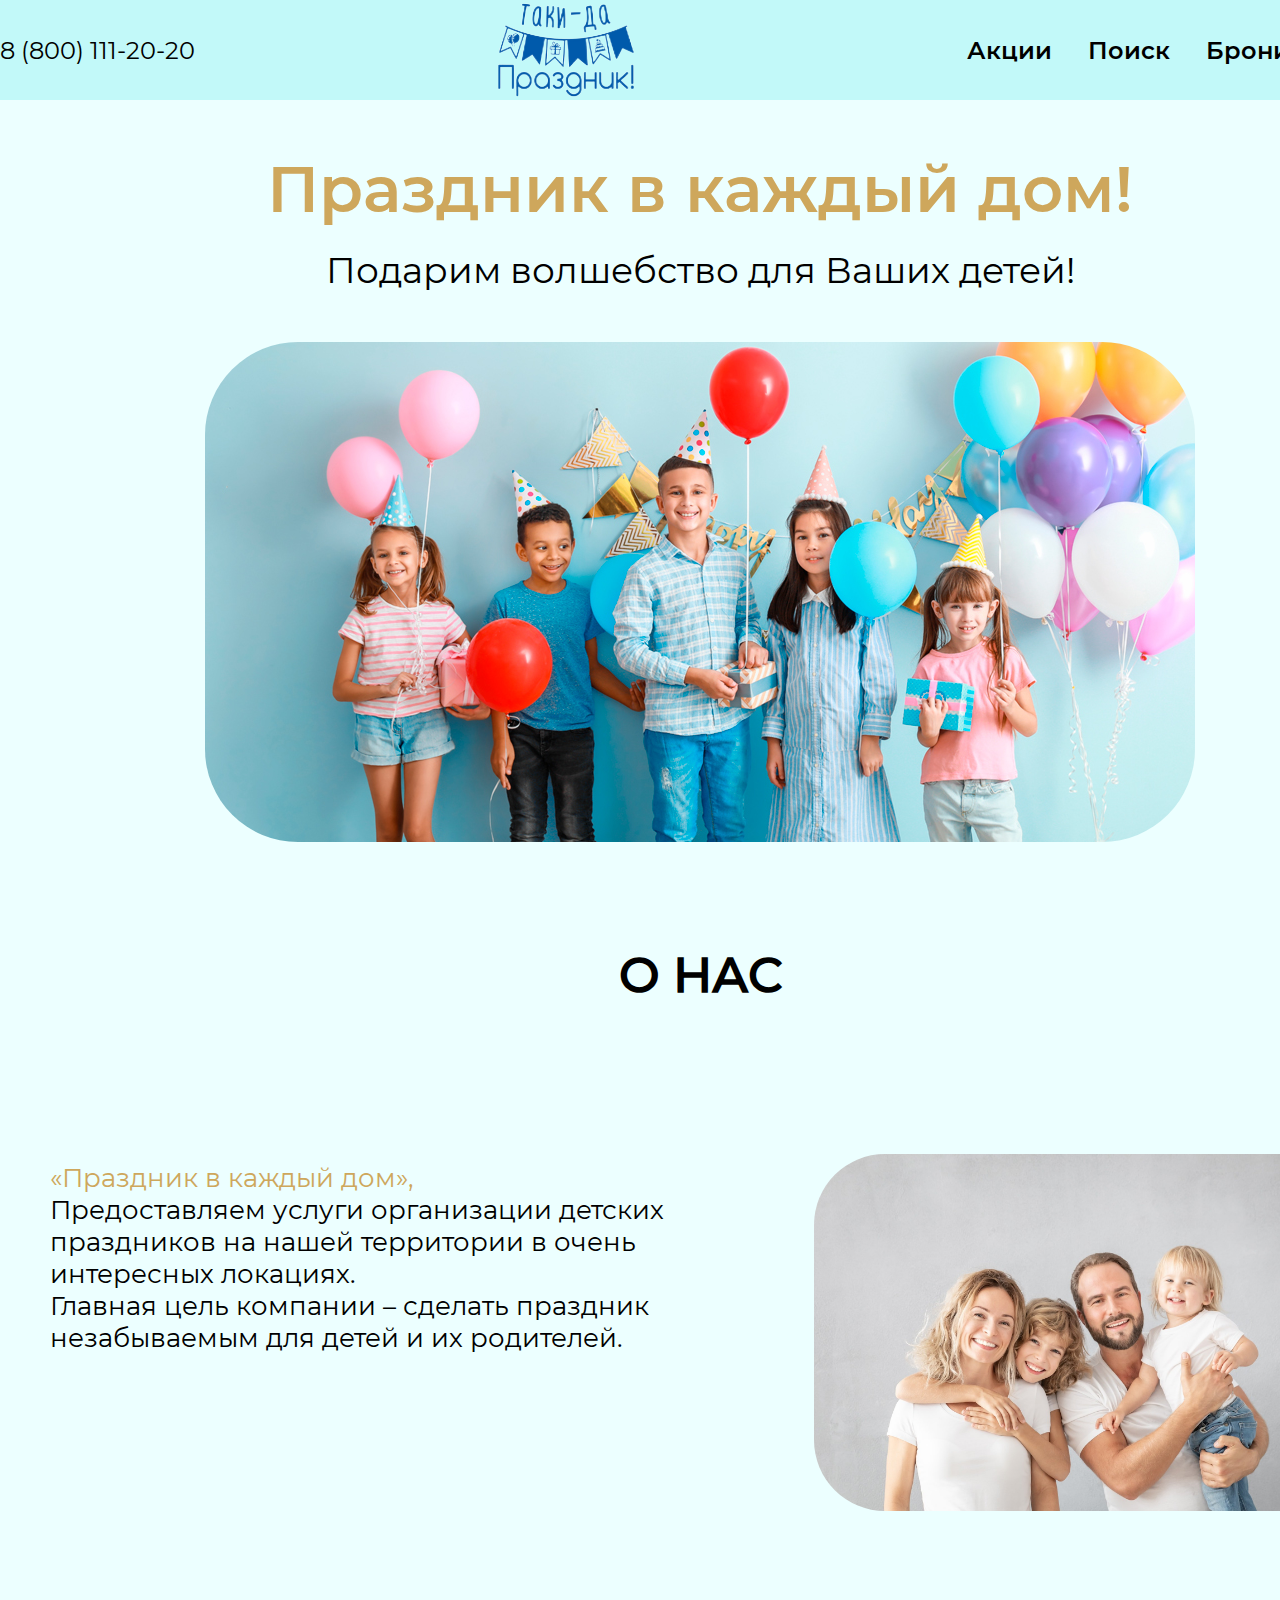
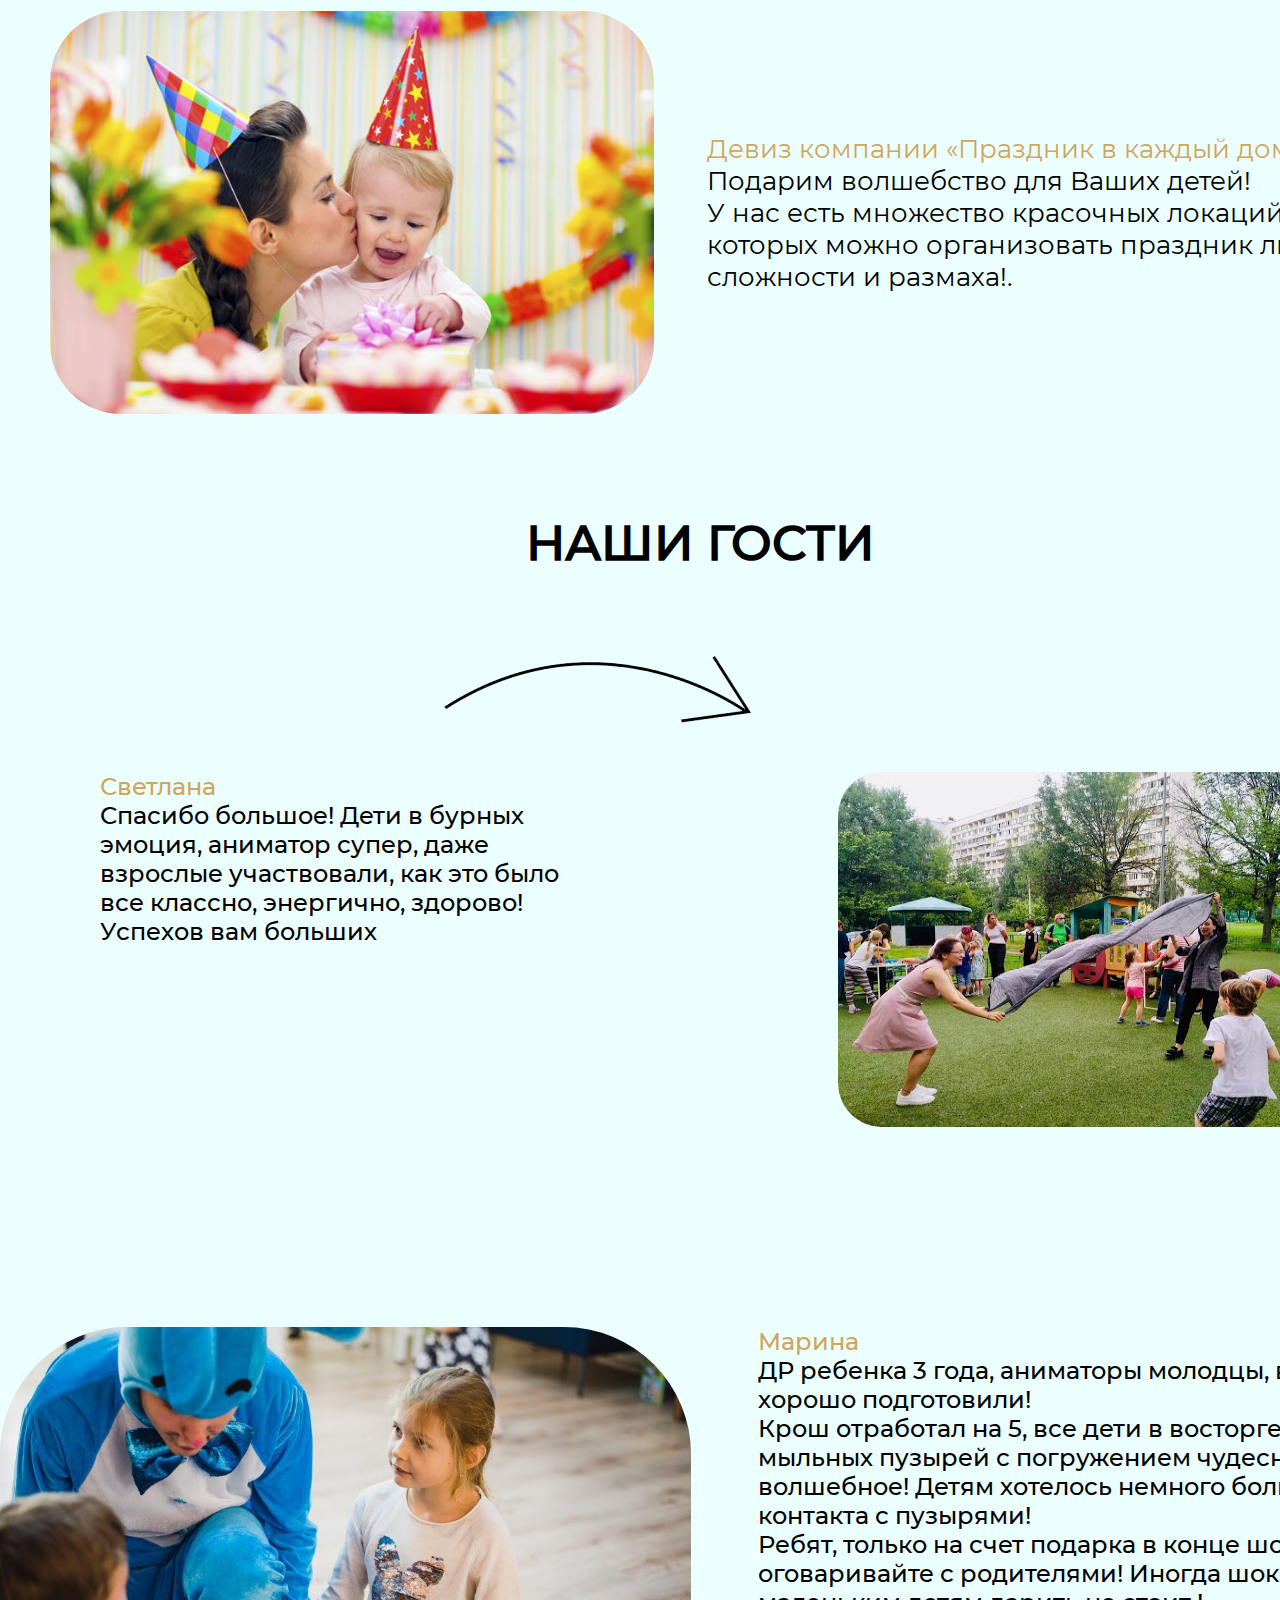
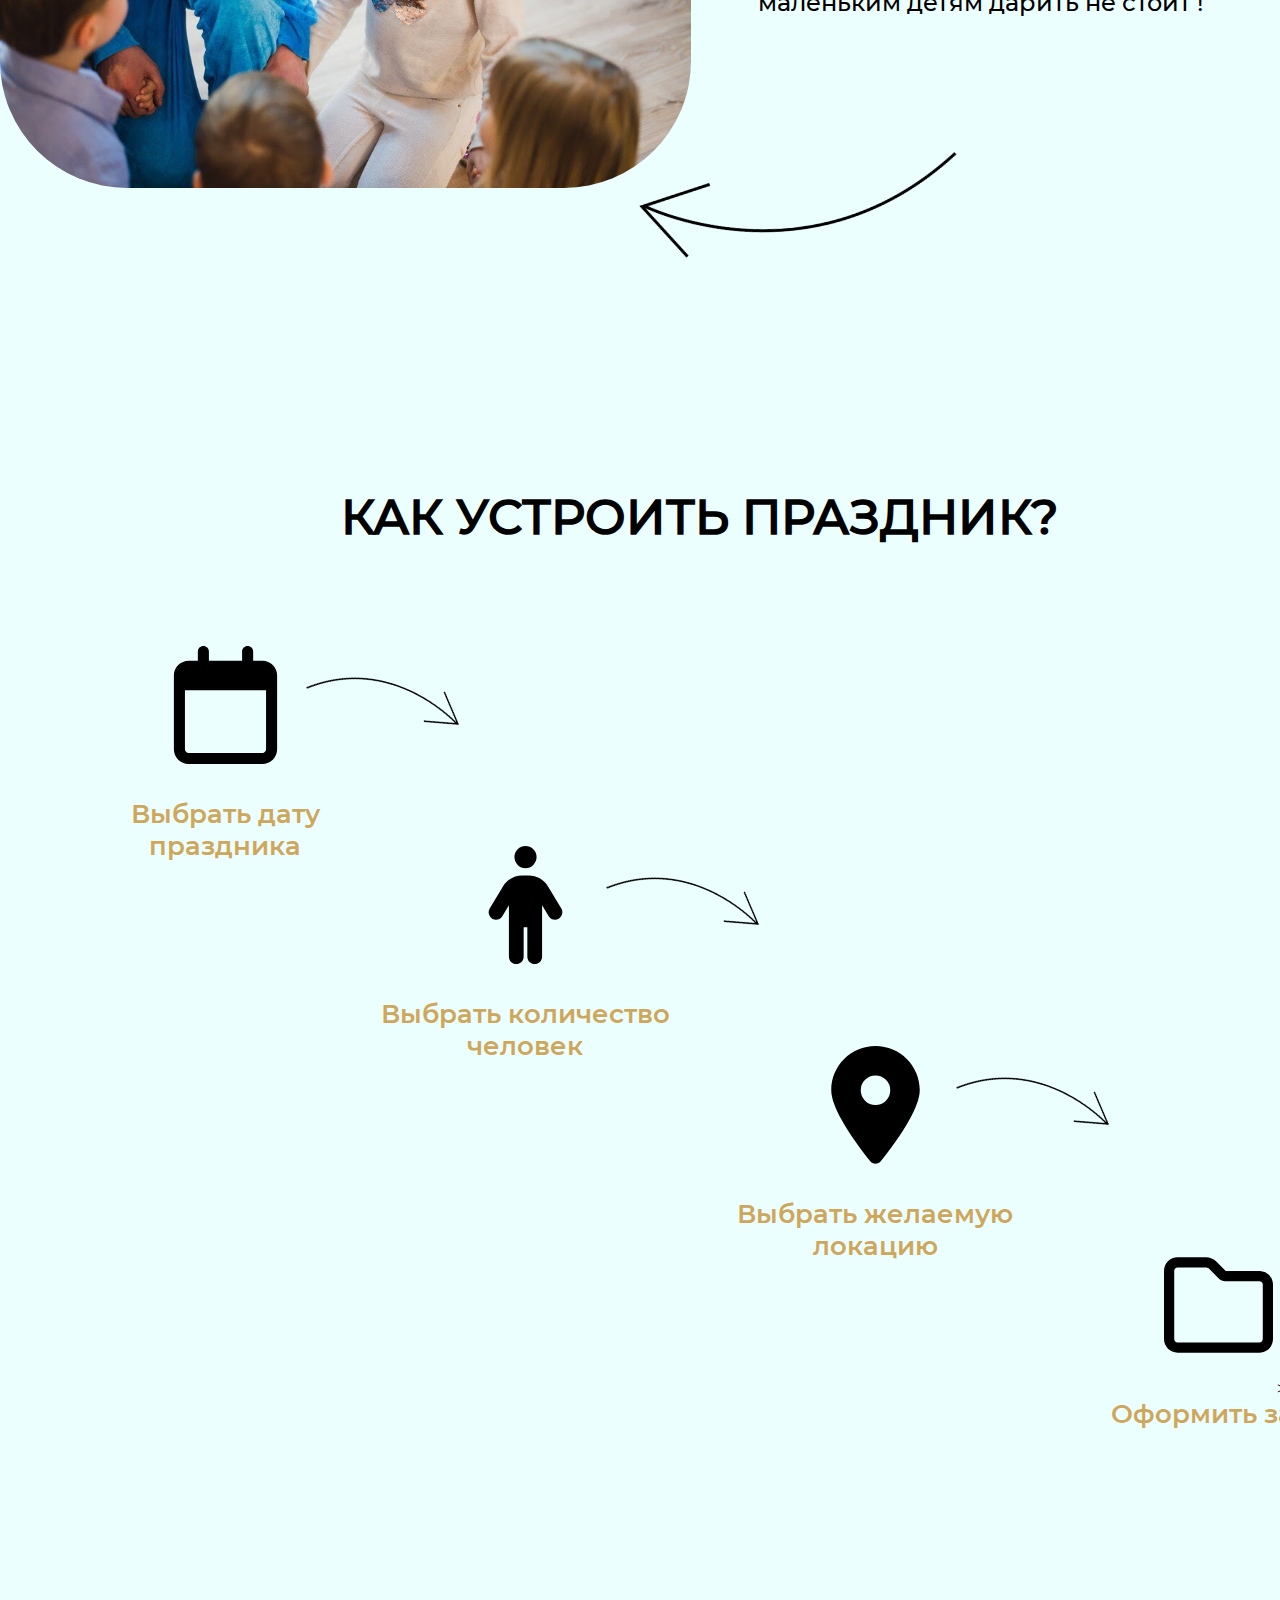
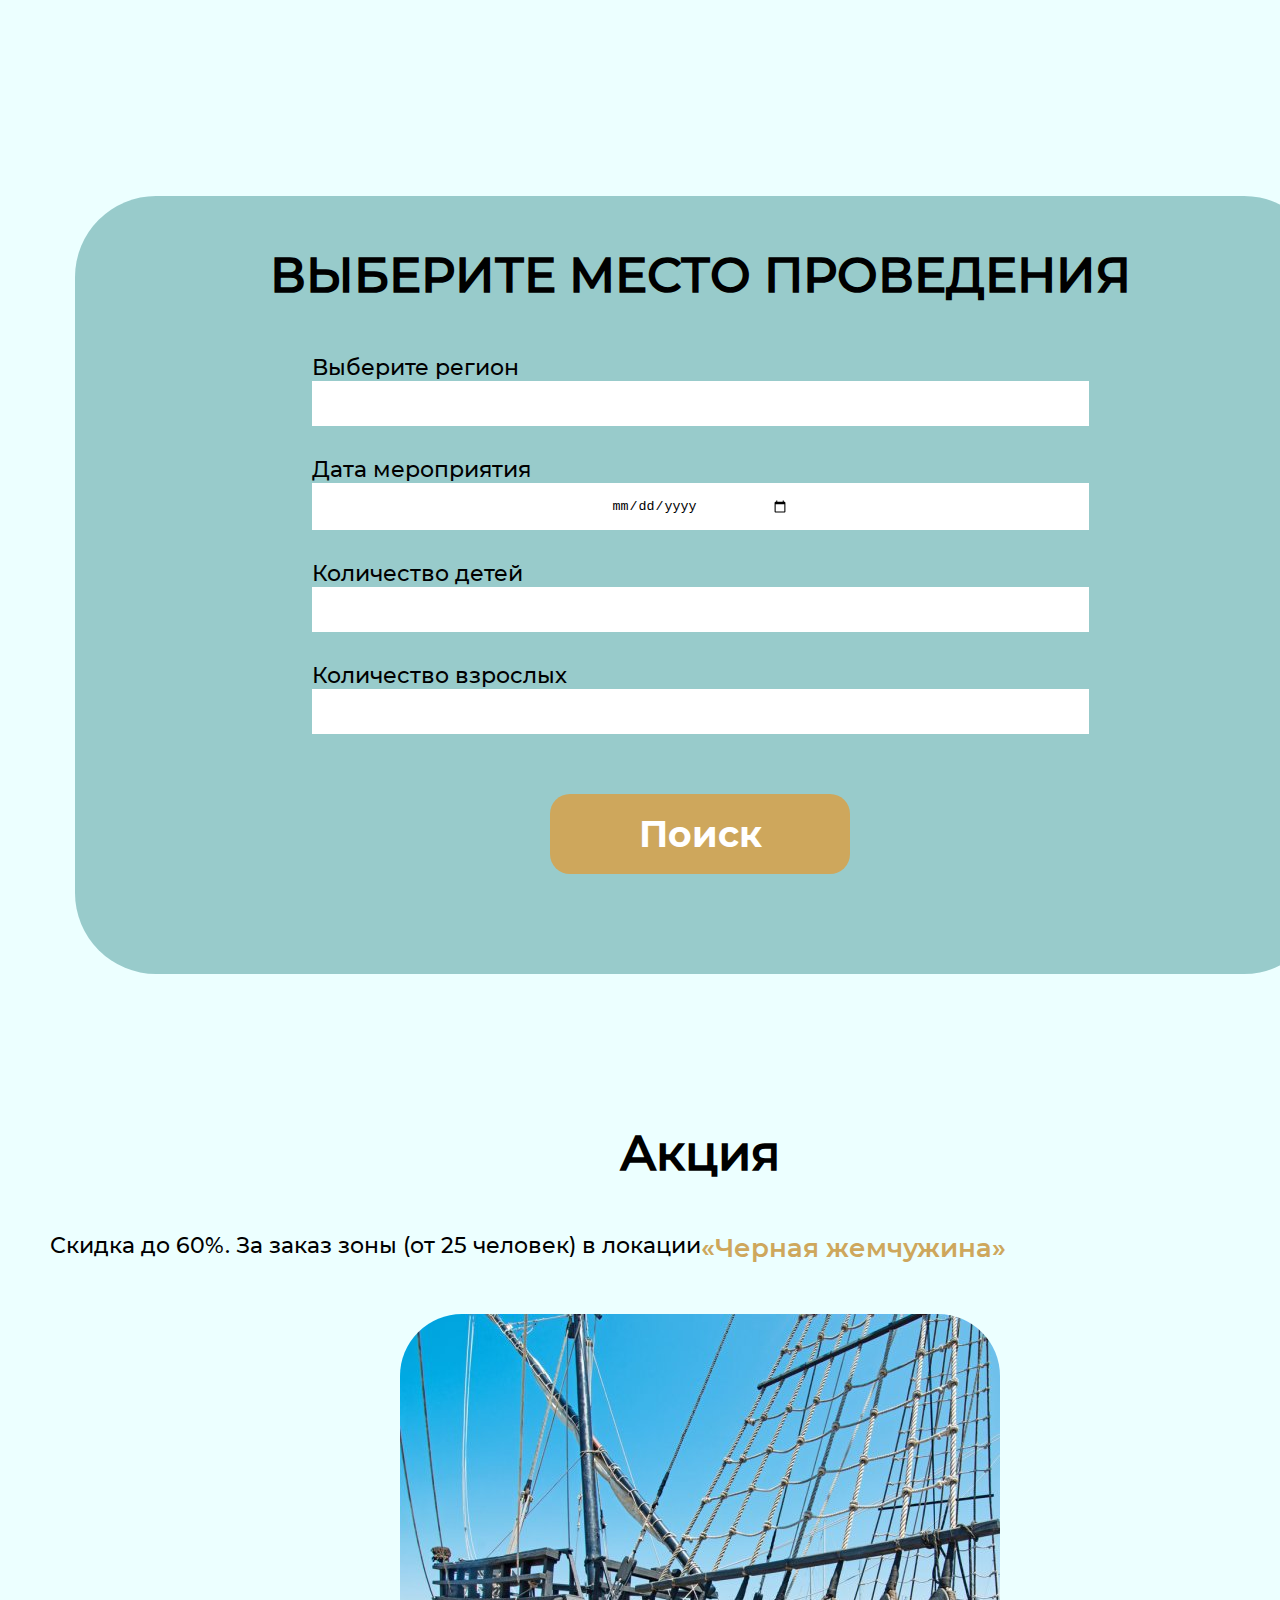
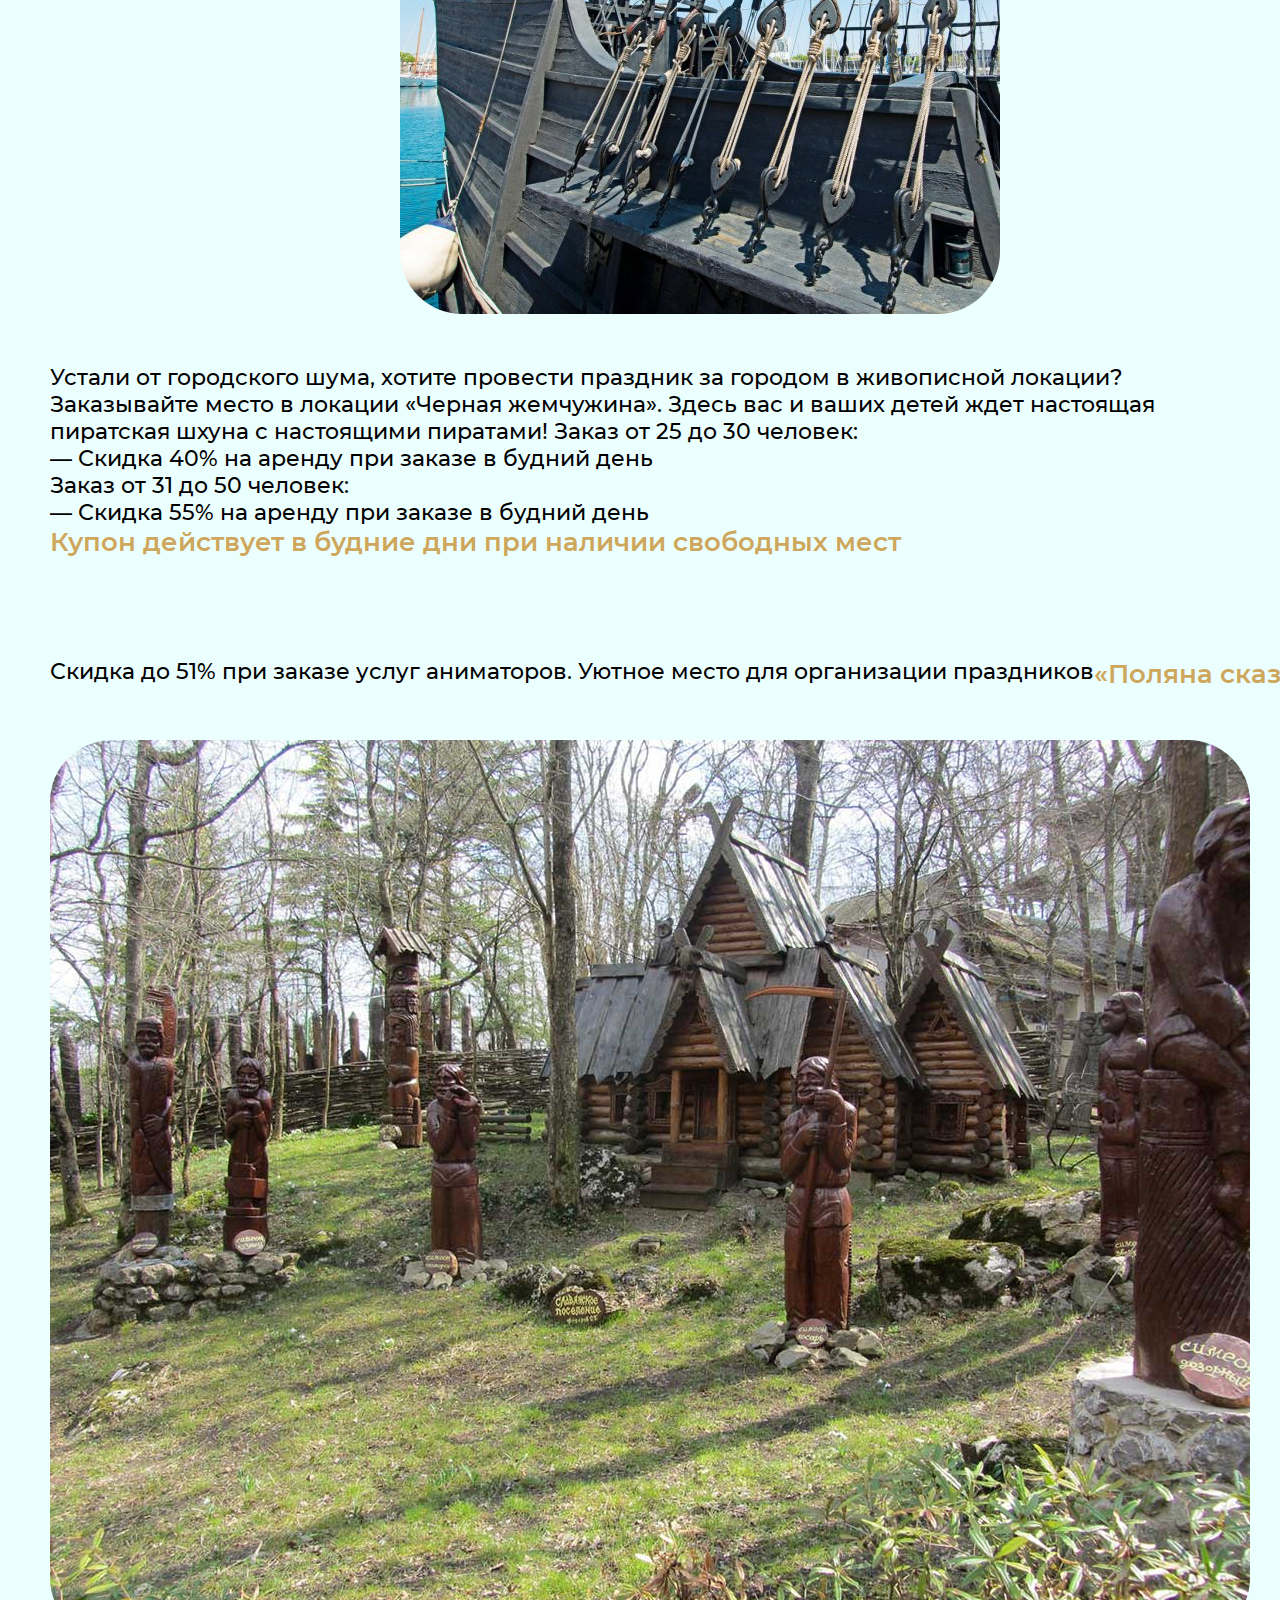
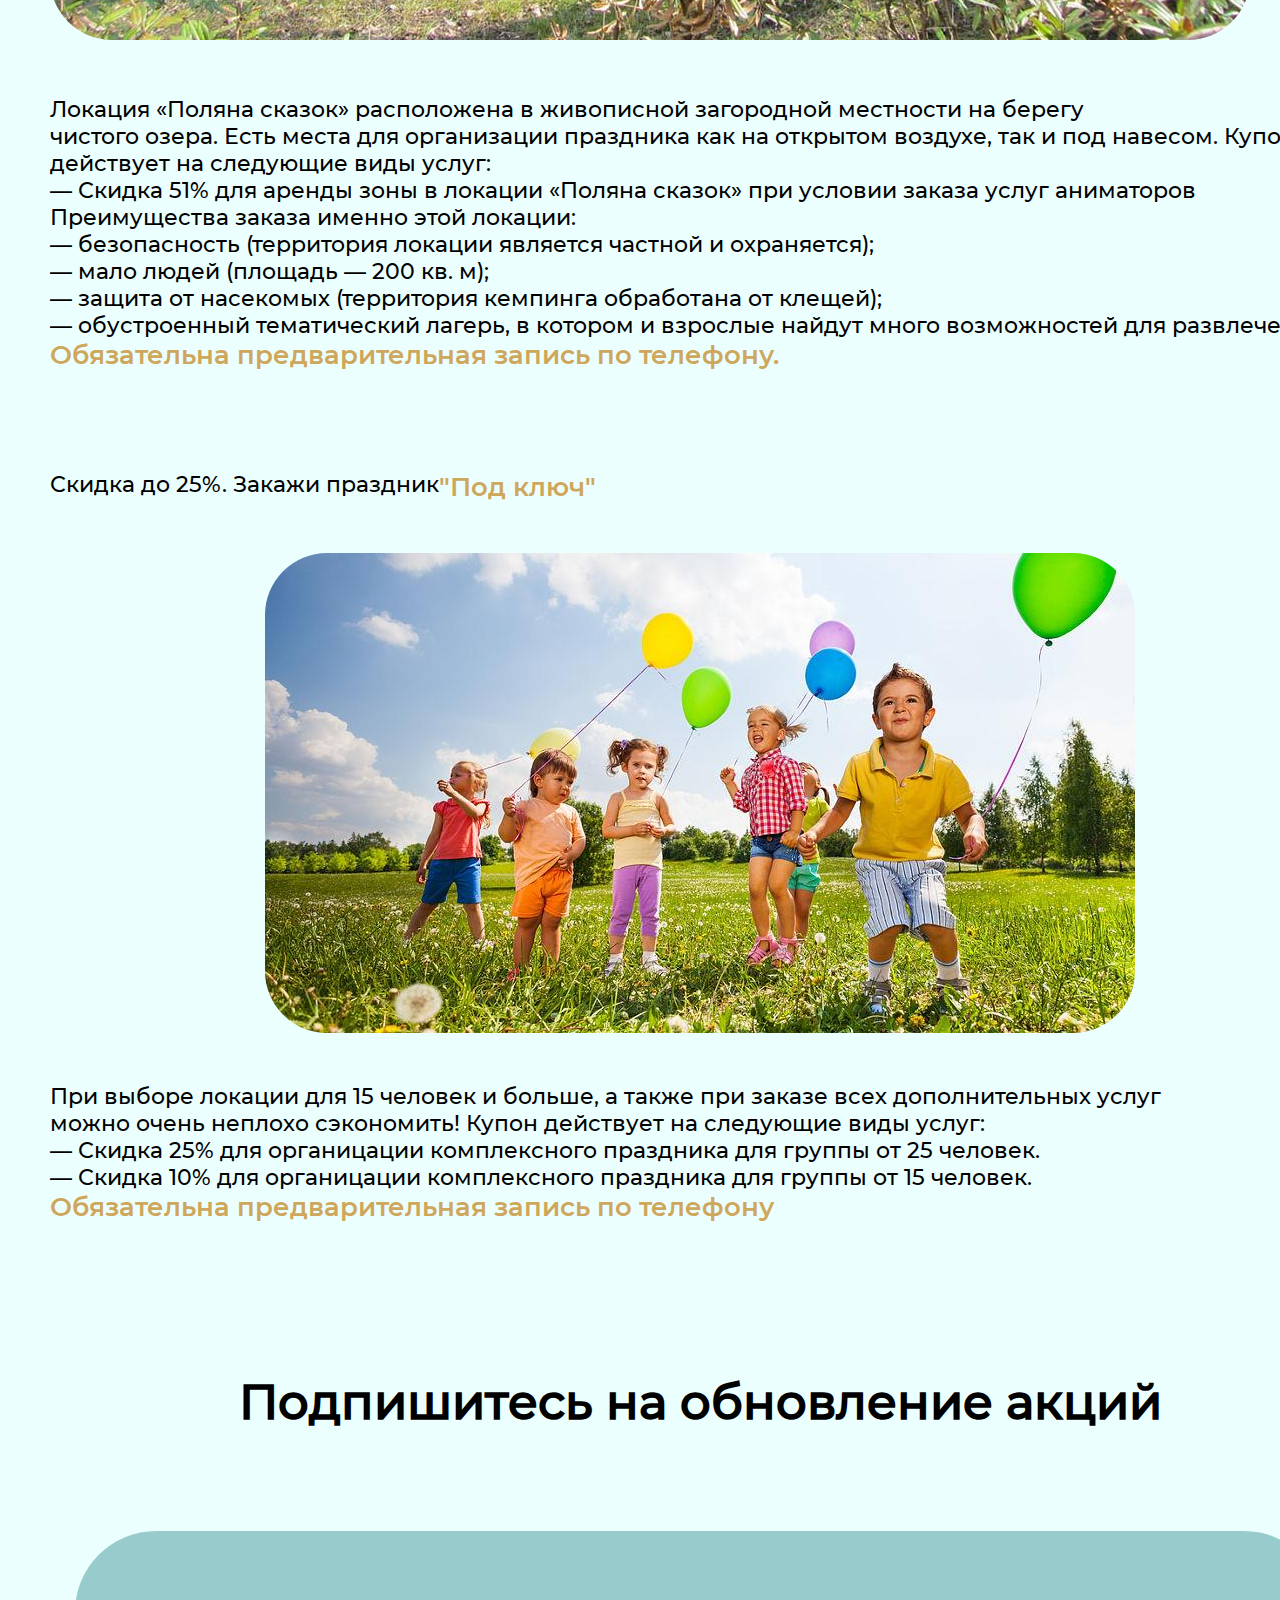
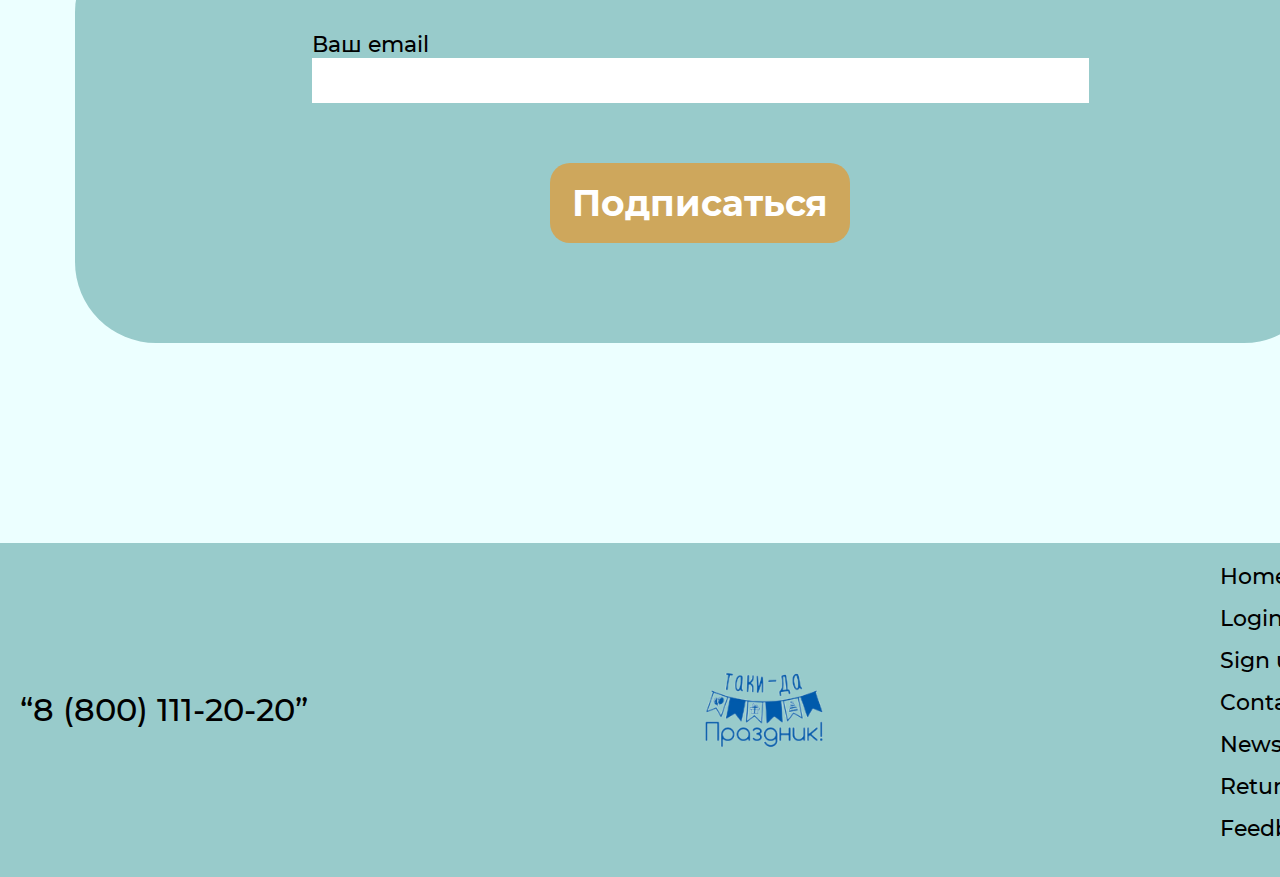
<file: index.html>
<!DOCTYPE html>
<html lang="en">
<head>
    <meta charset="UTF-8">
    <meta http-equiv="X-UA-Compatible" content="IE=edge">
    <meta name="viewport" content="width=device-width, initial-scale=1.0">
    <link rel="stylesheet" href="./assets/styles/style.css">
    <title>Document</title>
</head>
<body>
    <div class="big">
        <div class="content">
            <div class="nav">
                <div  class="logo">
                    <p>8 (800) 111-20-20</p>
                    <img src="./assets/images/logo.png" alt="">
                    <div class="ak">
                        <a href="">Акции</a>
                        <a href="">Поиск</a>
                        <a href="">Бронирование</a>
                    </div>
                </div> 
                <div class="praz">
                    <h2>Праздник в каждый дом!</h2>
                    <p>Подарим волшебство для Ваших детей!</p>
                    <img src="./assets/images/deti.jpeg" alt="">
                </div>
            </div>
            <div class="onas">
                <h2 class="vse"> О НАС</h2>
                <div class="b1">
                    <diV>
                        <p class="yel">«Праздник в каждый дом»,</p>
                        <p>Предоставляем услуги организации детских<br> праздников на нашей территории в очень<br>  интересных локациях.<br> 
                        Главная цель компании – сделать праздник<br>  незабываемым для детей и их родителей.</p>
                    </div>
                    <img src="./assets/images/fam.png" alt="">

                </diV>
                <div class="b2">
                    <img src="./assets/images/fem.jpeg" alt="">
                    <diV>
                        <p class="yel">Девиз компании «Праздник в каждый дом»: </p>
                        <p>Подарим волшебство для Ваших детей!<br>

                            У нас есть множество красочных локаций, в<br> которых можно организовать праздник любой<br> сложности и размаха!.</p>
                    </div>
                    
                    
                </diV>
            </div>
            <div class="nashi">
                <h2 class="vse">НАШИ ГОСТИ</h2>
                <div class="sveta">
                    <div>
                        <p class="yel">Светлана</p>
                        <p>Спасибо большое! Дети в бурных<br> эмоция, аниматор супер, даже<br> взрослые участвовали, как это было<br> все классно, энергично, здорово!<br>
                        Успехов вам больших</p>
                    </div>
                    <img class='strelka1' src="./assets/images/strelka.png" alt="">
                    <img class='sv' src="./assets/images/sveta.jpeg" alt="">
                </div>
                <div class="Marina">
                    <img class='strelka' src="./assets/images/strelka.png" alt="">
                    <img class="mar" src="./assets/images/kro.jpeg" alt="">
                    
                    <div>

                        <p class="yel">Марина</p>
                    
                        <p>ДР ребенка 3 года, аниматоры молодцы, все очень<br> хорошо подготовили! <br>
                            Крош отработал на 5, все дети в восторге! Шоу<br> мыльных пузырей с погружением чудесное и<br> волшебное! Детям хотелось немного больше<br> контакта с пузырями!<br>
                            Ребят, только на счет подарка в конце шоу<br> оговаривайте с родителями! Иногда шоколад<br> маленьким детям дарить не стоит !</p>
                    </div>
                </div>
            </div>
            <div class="kakpr">
                <h2 class="vse">КАК УСТРОИТЬ ПРАЗДНИК?</h2>
                <div class="inctuc">
                    <div class="bloc1">
                        <img src="./assets/images/calendar-regular.svg" alt="">
                        <img class='strelka2' src="./assets/images/strelka.png" alt="">
                        <p class="yel">Выбрать дату праздника</p>
                    </div>
                    <div class="bloc2">
                        <img src="./assets/images/person-solid.svg" alt="">
                        <img class='strelka3' src="./assets/images/strelka.png" alt="">
                        <p class="yel">Выбрать количество человек</p>
                    </div>
                    <div class="bloc3">
                        <img src="./assets/images/location-dot-solid.svg" alt="">
                        <img class='strelka4' src="./assets/images/strelka.png" alt="">
                        <p class="yel">Выбрать желаемую локацию</p>
                    </div>
                    <div class="bloc4">
                        <img src="./assets/images/folder-regular.svg" alt="">
                        >
                        <p class="yel">Оформить заказ</p>
                    </div>
                </div>
            </div>
            <div class="form">
                <div class="blue">
                    <h2 class="vse">ВЫБЕРИТЕ МЕСТО ПРОВЕДЕНИЯ</h2>
                    <form action="">
                        <div class="block-form">
                            <label for="region">Выберите регион</label>
                            <input id="region" type="text">
                        </div>
                        <div class="block-form">
                            <label for="date">Дата мероприятия</label>
                            <input id="date" type="date">
                        </div>
                        <div class="block-form">
                            <label for="child">Количество детей</label>
                            <input id="child" type="number">
                        </div>
                        <div class="block-form">
                            <label for="vzr">Количество взрослых</label>
                            <input id="vzr" type="number">
                            
                        </div>
                        <div class="dkn"><button class="knopka">Поиск</button></div>
                    </form>
                </div>
            </div>
            <div class="aksia">
                <h2 class="vse">Акция</h2>
                <div class="xz0">
                    <div class="xz"><p>Скидка до 60%. За заказ зоны (от 25 человек) в локации <p class=yel>«Черная жемчужина»</p>
                    </p></div>
                    <div class="kdfj"><img src="./assets/images/korb.jpeg" alt=""></div>
                    <p>Устали от городского шума, хотите провести праздник за городом в живописной локации?<br> Заказывайте место в локации «Черная жемчужина». Здесь вас и ваших детей ждет настоящая<br>  пиратская шхуна с настоящими пиратами!

                        Заказ от 25 до 30 человек:<br> 
                        — Скидка 40% на аренду при заказе в будний день<br> 
                        
                        Заказ от 31 до 50 человек:<br> 
                        — Скидка 55% на аренду при заказе в будний день<br> 
                        
                        
                        <p class="yel">Купон действует в будние дни при наличии свободных мест</p>
                        </p>
                </div>



                <div class="xz0">
                    <div class="xz"><p>Скидка до 51% при заказе услуг аниматоров. Уютное место для организации праздников <p class=yel>«Поляна сказок»</p>
                    </p></div>
                    <img src="./assets/images/domik.jpeg" alt="">
                    <p>Локация «Поляна сказок» расположена в живописной загородной местности на берегу<br> чистого озера. Есть места для организации праздника как на открытом воздухе, так и под навесом.

                        Купон действует на следующие виды услуг:<br>
                        
                        — Скидка 51% для аренды зоны в локации «Поляна сказок» при условии заказа услуг аниматоров<br>
                        
                        Преимущества заказа именно этой локации:<br>
                        — безопасность (территория локации является частной и охраняется);<br>
                        — мало людей (площадь — 200 кв. м);<br>
                        — защита от насекомых (территория кемпинга обработана от клещей);<br>
                        — обустроенный тематический лагерь, в котором и взрослые найдут много возможностей для развлечений.<br>
                        
                       <p class="yel"> Обязательна предварительная запись по телефону.</p>
                        
                        
                </div>
                <div class="xz0">
                    <div class="xz"><p>Скидка до 25%. Закажи праздник <p class=yel>"Под ключ"</p>
                    </p> </div>
                    <div class="kdfj"><img src="./assets/images/4c2dc775bd2f6de347784748e12181f5.jpeg" alt=""></div>
                    <p>При выборе локации для 15 человек и больше, а также при заказе всех дополнительных услуг<br> можно очень неплохо сэкономить!


                        Купон действует на следующие виды услуг:<br>
                        
                        — Скидка 25% для органицации комплексного праздника для группы от 25 человек.<br>
                        — Скидка 10% для органицации комплексного праздника для группы от 15 человек.<br>
                    </p>
                        
                       <p class="yel">Обязательна предварительная запись по телефону</p>
                        
               
                </div>
            </div>
            <div class="podpiska">
                <h2 class="vse">Подпишитесь на обновление акций</h2>
                <div class="blue">
                    <form action="">
                        <div class="block-form">
                            <label for="podp">Ваш email</label>
                            <input id="podp" type="email">
                        </div>
                        <div class="dkn"><button class="knopka">Подписаться</button></div>
                    </form>
                </div>
            </div>
            <div class="posl">
                <a href="">“8 (800) 111-20-20”</a>
                <img src="./assets/images/logo.png" alt="">
                <div class="ssilka">
                    <p>Home </p>
                        <p>Login </p>
                        <p>Sign up </p>
                        <p>Contact </p>
                        <p>News </p>
                        <p>Return </p>
                        <p>Feedback </p>
                </div>
            </div>
        </div>

    </div>
</body>
</html>
</file>
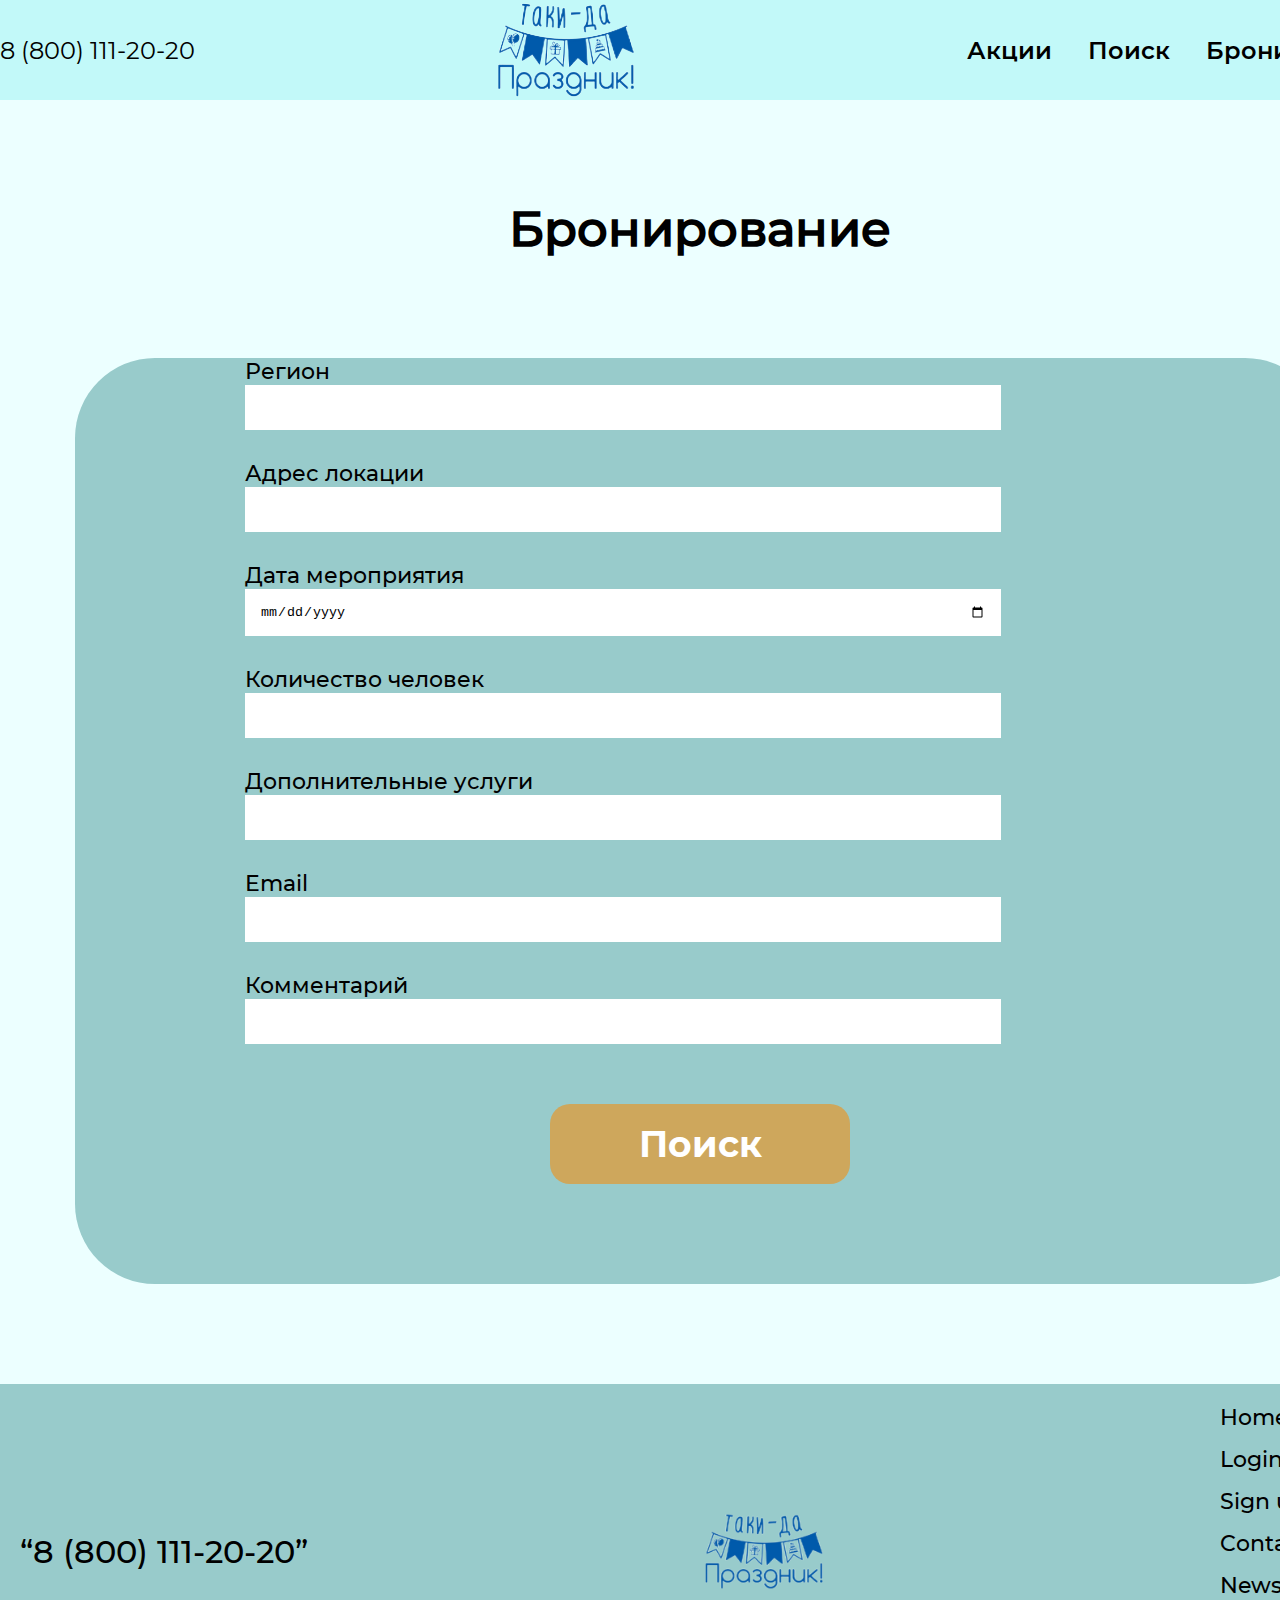
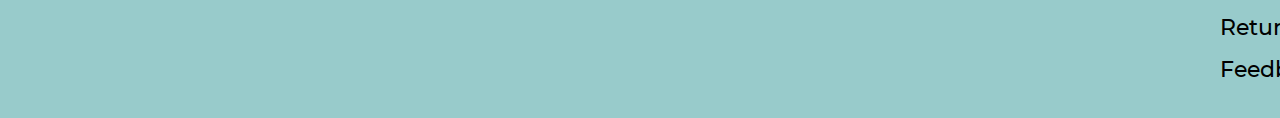
<file: i.html>
<!DOCTYPE html>
<html lang="en">
<head>
    <meta charset="UTF-8">
    <meta http-equiv="X-UA-Compatible" content="IE=edge">
    <meta name="viewport" content="width=device-width, initial-scale=1.0">
    <link rel="stylesheet" href="./assets/styles/style.css">
    <title>Document</title>
</head>
<body>
    <div class="big">
        <div class="content">
            <div class="nav">
                <div  class="logo">
                    <p>8 (800) 111-20-20</p>
                    <img src="./assets/images/logo.png" alt="">
                    <div class="ak">
                        <a href="">Акции</a>
                        <a href="">Поиск</a>
                        <a href="">Бронирование</a>
                    </div>
                </div>
              <div class="bron">
                <h2 class="vse">Бронирование</h2>
                <div class="pl"><form class="bla" action="">
                    <div class="block-form">
                        <label for="region">Регион</label>
                        <input id="region" type="text">
                    </div>
                    <div class="block-form">
                        <label for="adress">Адрес локации</label>
                        <input id="adress "type="text">
                    </div>
                    <div class="block-form">
                        <label for="date">Дата мероприятия</label>
                        <input id="date" type="date">
                    </div>
                    <div class="block-form">
                        <label for="child">Количество человек</label>
                        <input id="child" type="number">
                    </div>
                    <div class="block-form">
                        <label for="ysl">Дополнительные услуги</label>
                        <input id="ysl" type="text">
                        
                    </div>
                    <div class="block-form">
                        <label for="email">Email</label>
                        <input id="email" type="email">
                        
                    </div>
                    <div class="block-form">
                        <label for="kom">Комментарий</label>
                        <input id="Kom" type="text">
                        
                    </div>
                    <div class="dkn"><button class="knopka">Поиск</button></div>
                </form></div>
              </div>
                <div class="posl">
                    <a href="">“8 (800) 111-20-20”</a>
                    <img src="./assets/images/logo.png" alt="">
                    <div class="ssilka">
                        <p>Home </p>
                        <p>Login  </p>
                        <p>Sign up </p>
                        <p>Contact </p>
                        <p>News </p>
                        <p>Return </p>
                        <p>Feedback </p>
                    </div>
                </div>
            </div>   
        </div>
    </div>
</body>
</file>
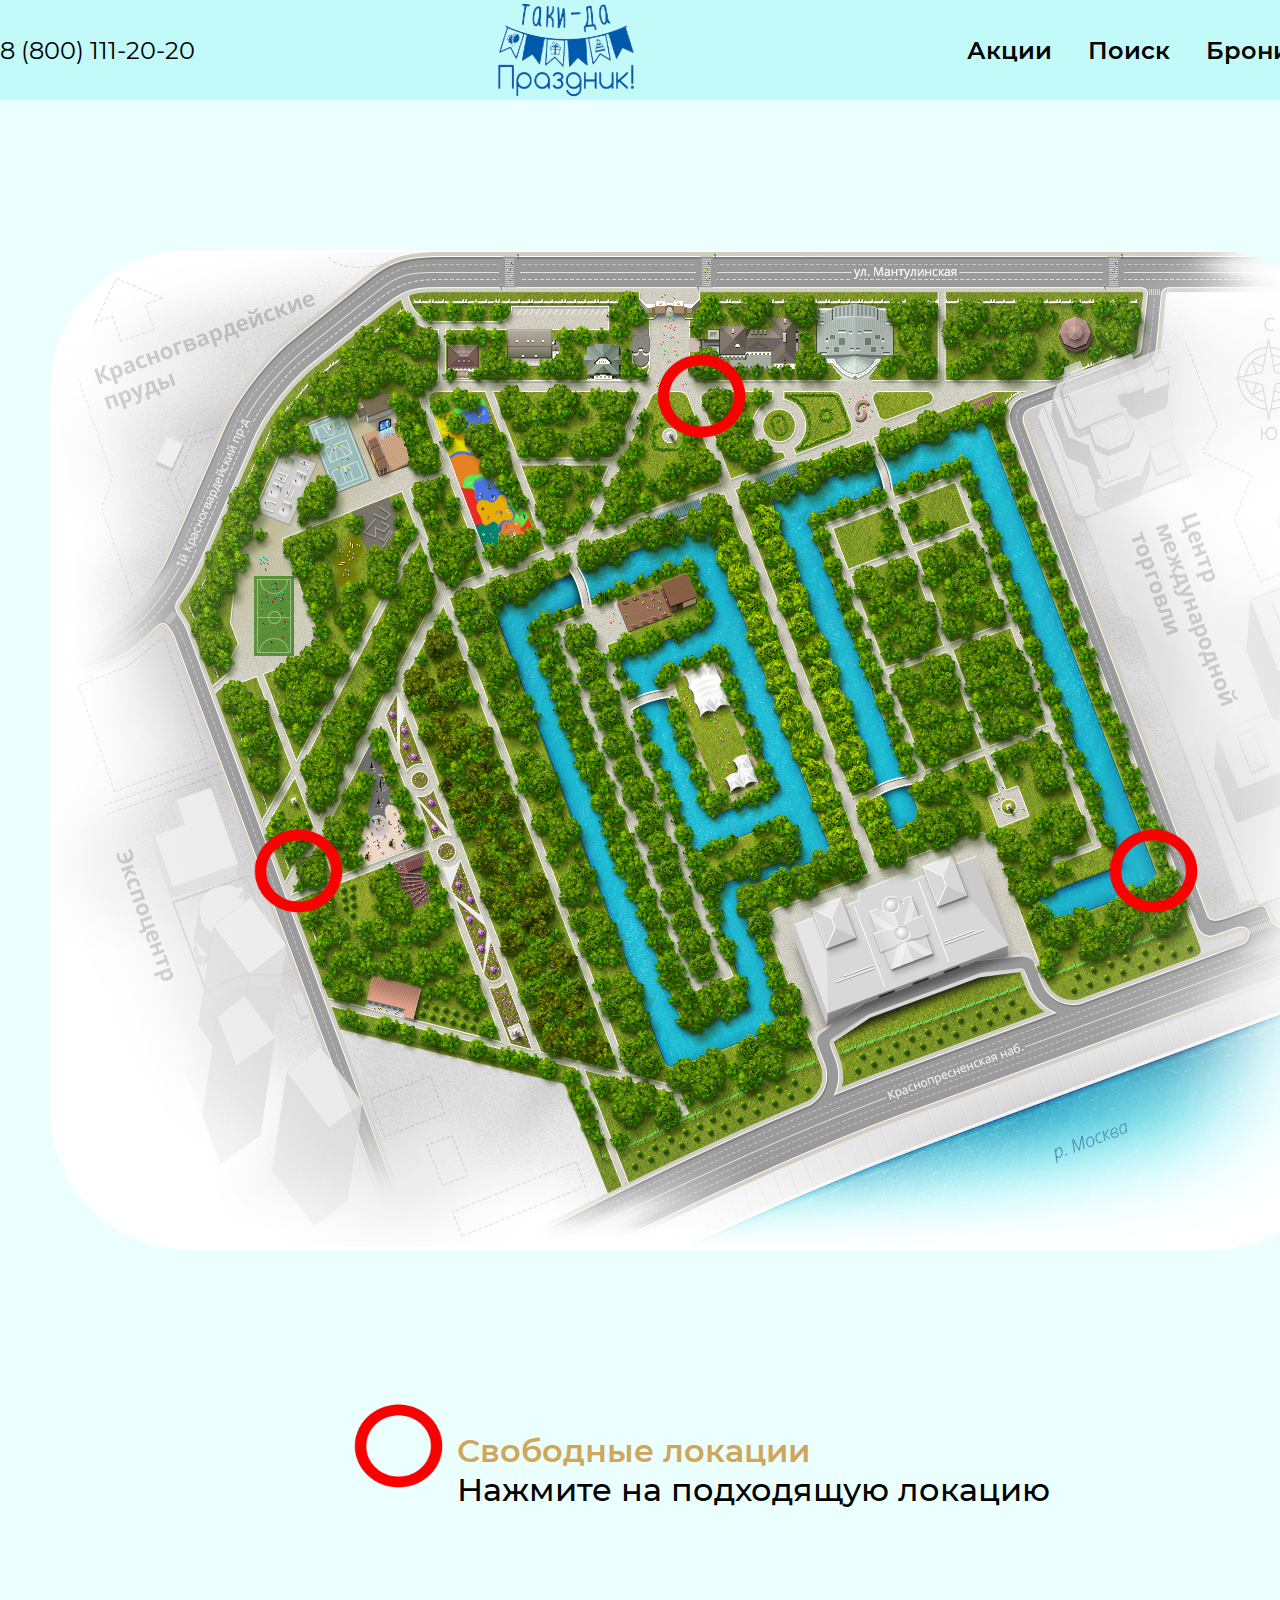
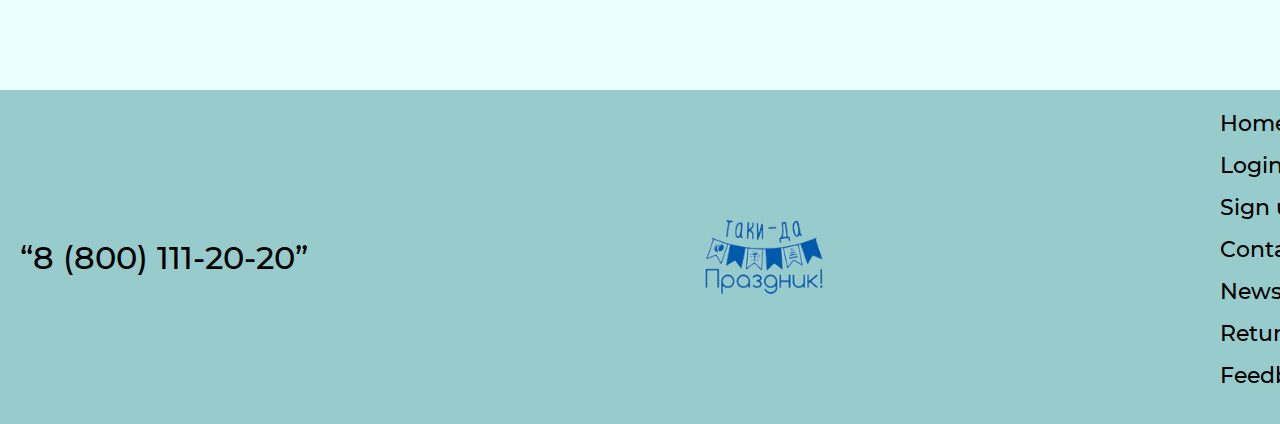
<file: in.html>
<!DOCTYPE html>
<html lang="en">
<head>
    <meta charset="UTF-8">
    <meta http-equiv="X-UA-Compatible" content="IE=edge">
    <meta name="viewport" content="width=device-width, initial-scale=1.0">
    <link rel="stylesheet" href="./assets/styles/style.css">
    <title>Document</title>
</head>
<body>
    <div class="big">
        <div class="content">
            <div class="nav">
                <div  class="logo">
                    <p>8 (800) 111-20-20</p>
                    <img src="./assets/images/logo.png" alt="">
                    <div class="ak">
                        <a href="">Акции</a>
                        <a href="">Поиск</a>
                        <a href="">Бронирование</a>
                    </div>
                </div>
                <div class="plan">
                    <img  src="./assets/images/plan.jpeg" alt="">
                    <img id="kr1" src="./assets/images/kry.png" alt="">
                    <img id="kr2"src="./assets/images/kry.png" alt="">
                    <img id="kr3"src="./assets/images/kry.png" alt="">
                <div class="kry">
                        <img src="./assets/images/kry.png" alt="">
                        <div><p class="yel">Свободные локации</p>
                        <p>Нажмите на подходящую локацию</p></div>
                </div>
                </div>
                <div class="posl">
                    <a href="">“8 (800) 111-20-20”</a>
                    <img src="./assets/images/logo.png" alt="">
                    <div class="ssilka">
                        <p>Home </p>
                        <p>Login  </p>
                        <p>Sign up </p>
                        <p>Contact </p>
                        <p>News </p>
                        <p>Return </p>
                        <p>Feedback </p>
                    </div>
                </div>
            </div>   
        </div>
    </div>
</body>
</file>
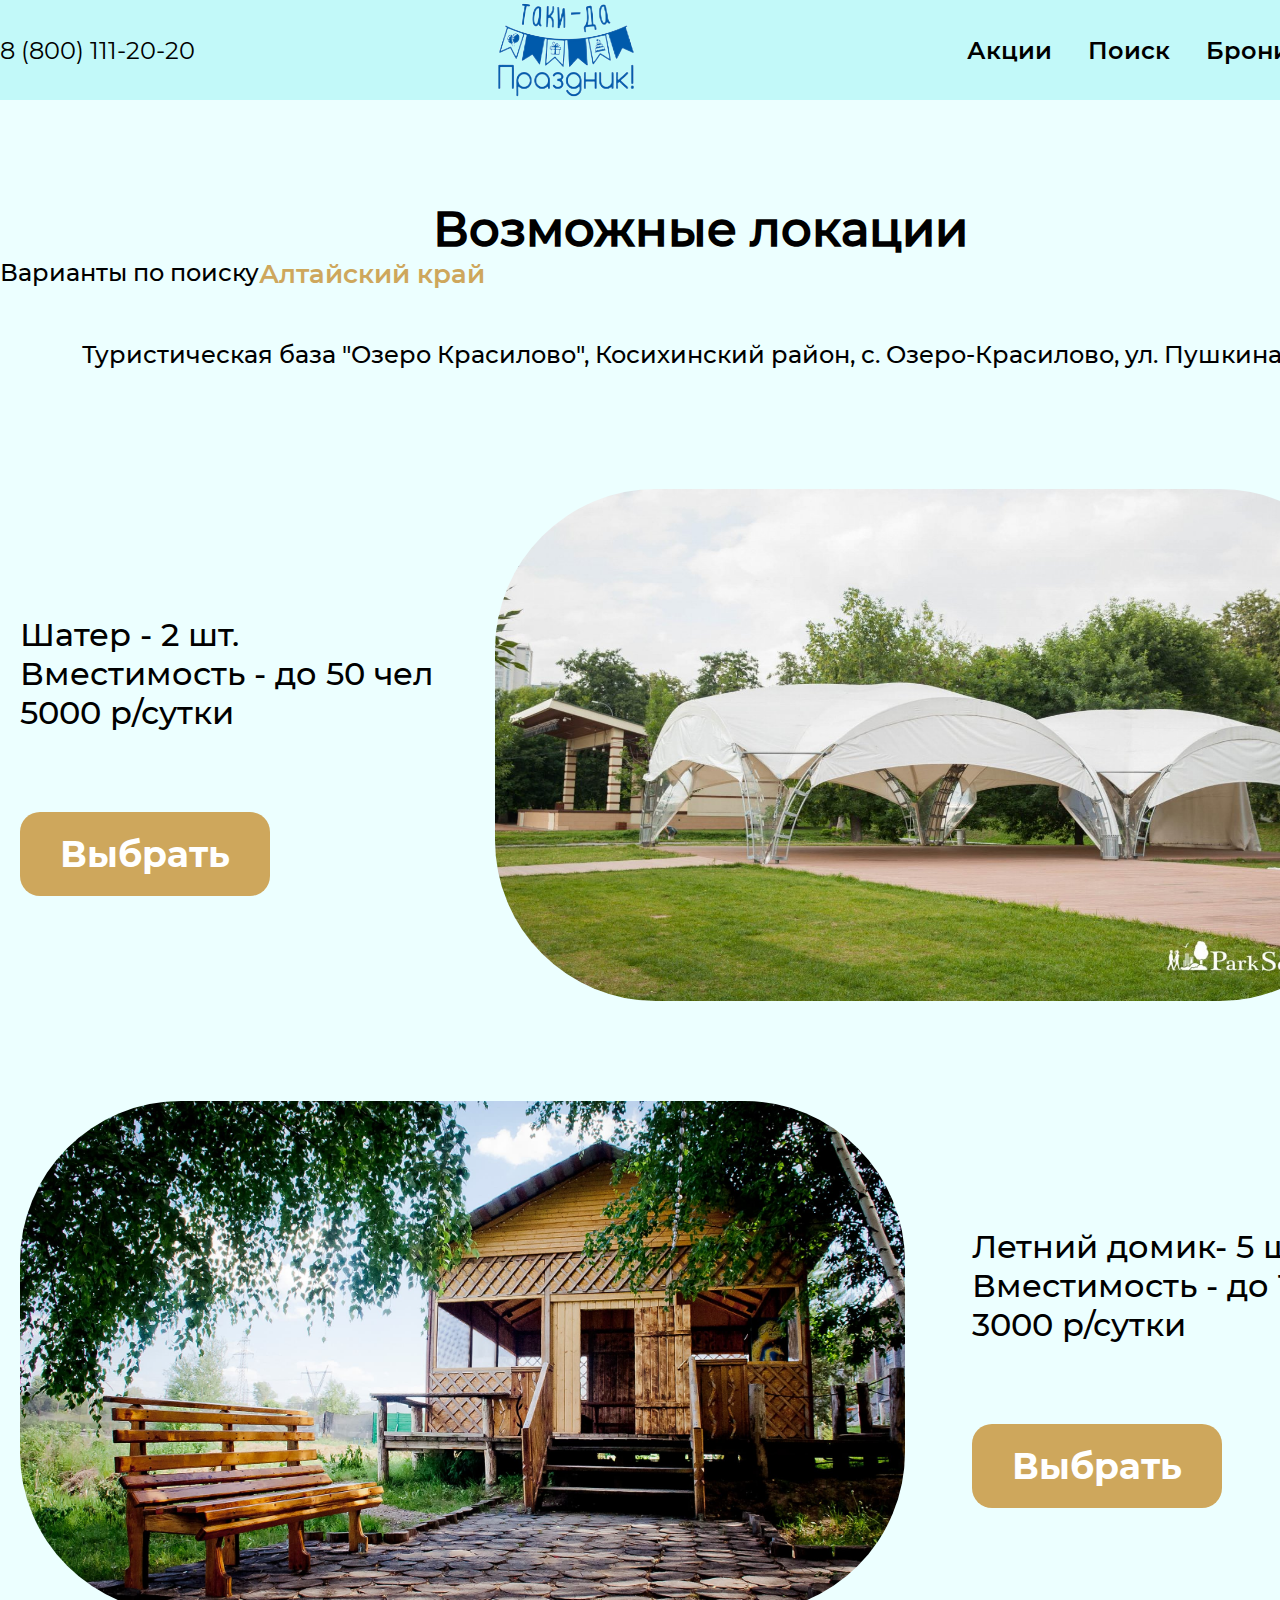
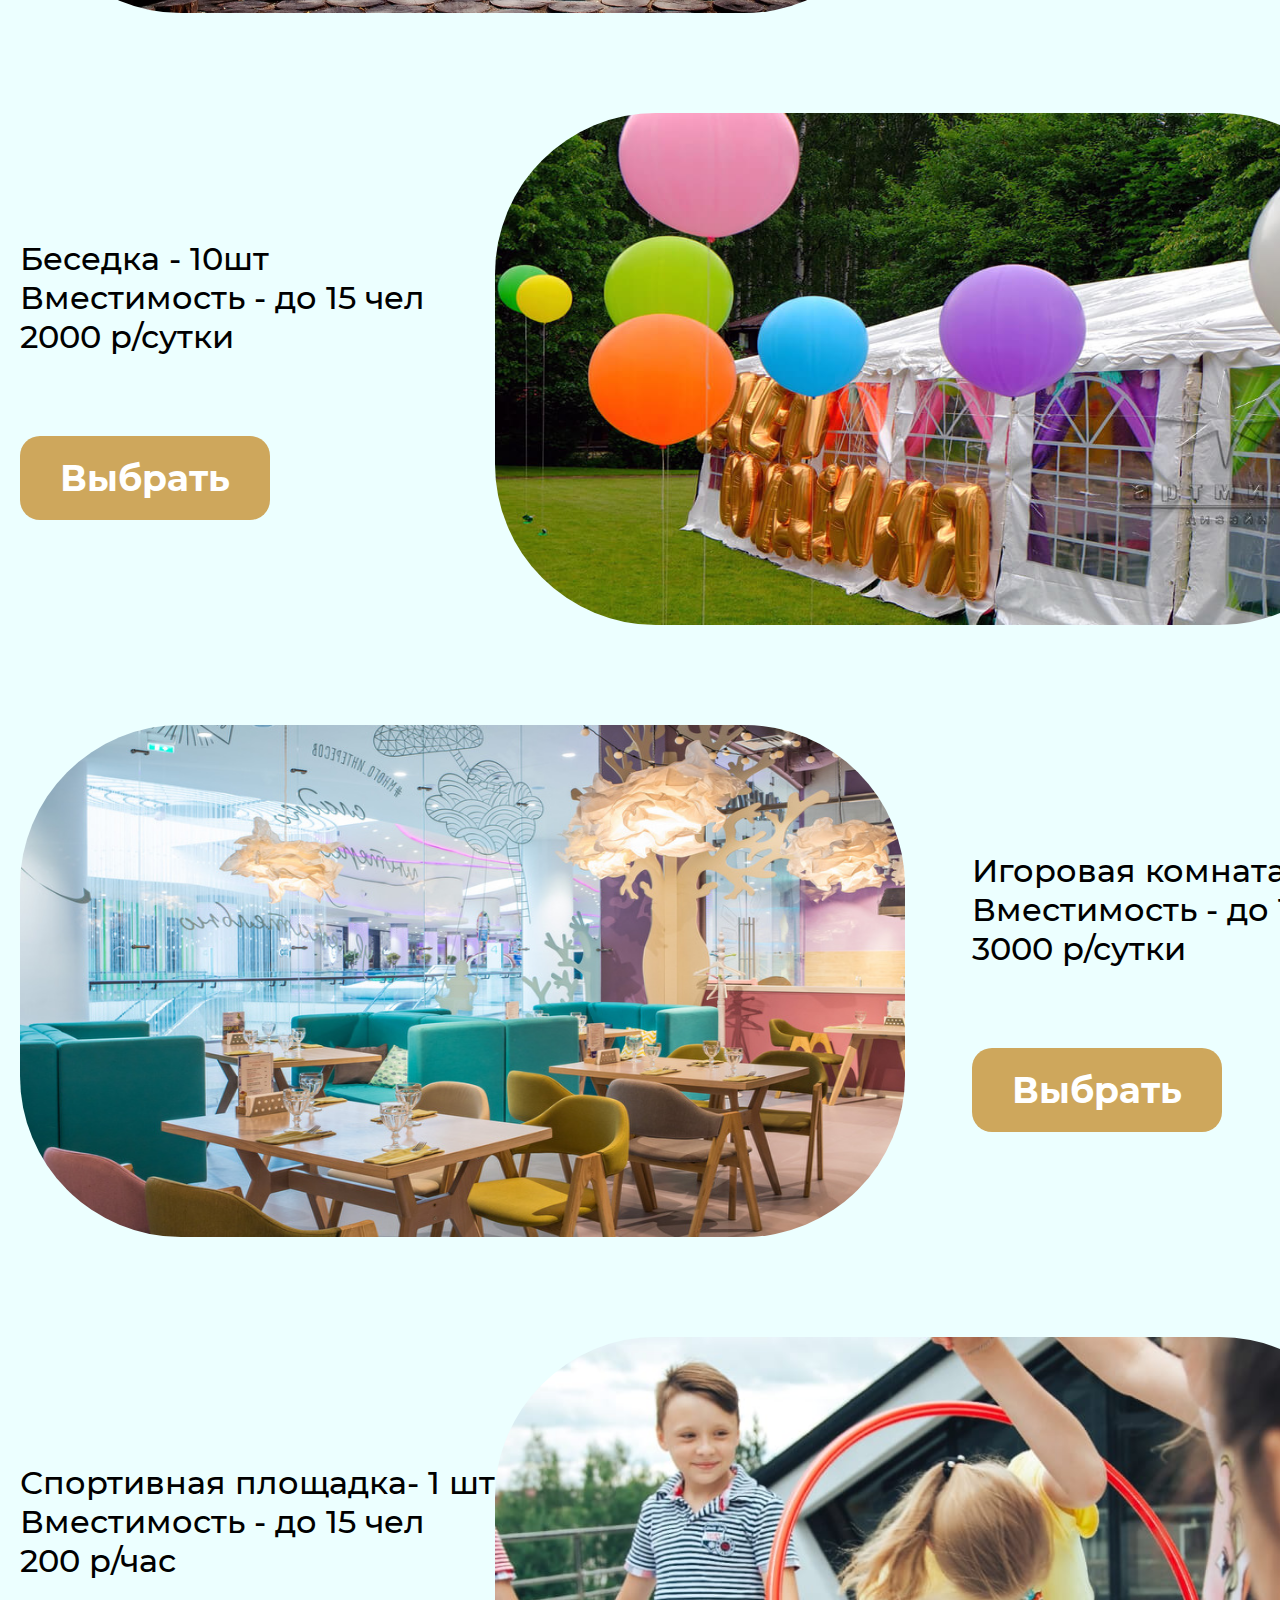
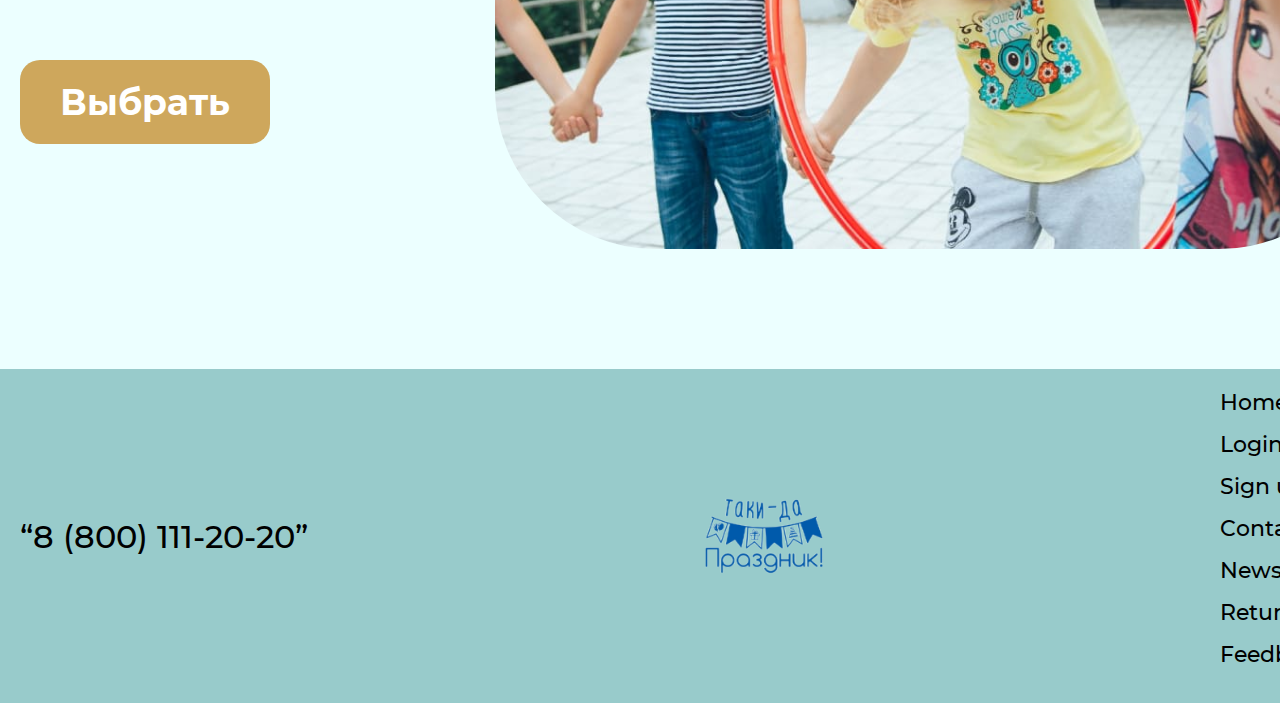
<file: ind.html>
<!DOCTYPE html>
<html lang="en">
<head>
    <meta charset="UTF-8">
    <meta http-equiv="X-UA-Compatible" content="IE=edge">
    <meta name="viewport" content="width=device-width, initial-scale=1.0">
    <link rel="stylesheet" href="./assets/styles/style.css">
    <title>Document</title>
</head>
<body>
    <div class="big">
        <div class="content">
            <div class="nav">
                <div  class="logo">
                    <p>8 (800) 111-20-20</p>
                    <img src="./assets/images/logo.png" alt="">
                    <div class="ak">
                        <a href="">Акции</a>
                        <a href="">Поиск</a>
                        <a href="">Бронирование</a>
                    </div>
                </div> 
                <div class="loc">
                <h2 class="vse">Возможные локации</h2>          
                <div class="xz"><p>Варианты по поиску<p class="yel">Алтайский край</p></p></div>
                <p>Туристическая база "Озеро Красилово", Косихинский район, с. Озеро-Красилово, ул. Пушкина д.1
                </p></div>
                <div class="loca">
                    <div class="shater">
                        <div class="shatertxt"><p>Шатер - 2 шт.<br>
                            Вместимость - до 50 чел<br>
                            5000 р/сутки</p>
                          <a class="knopka">Выбрать</a>
                        </div>  
                        
                        <img src="./assets/images/ed4c6fa134dfe52ad017700878ab1dce.jpeg" alt="">
                            

                    </div>
                    <div class="shater">
                        <img src="./assets/images/12.jpeg" alt="">
                        <div class="shatertxt"><p>Летний домик- 5 шт<br>
                            Вместимость - до 10 чел<br>
                            3000 р/сутки</p>
                          <a class="knopka">Выбрать</a>
                        </div>     

                    </div>
                    <div class="shater">
                        
                        <div class="shatertxt"><p>Беседка - 10шт<br>
                            Вместимость - до 15 чел<br>
                            2000 р/сутки</p>
                          <a class="knopka">Выбрать</a>
                        </div>     
                        <img src="./assets/images/9.jpeg" alt="">
                    </div>
                    <div class="shater">
                        <img src="./assets/images/igr.jpeg" alt=""> 
                        <div class="shatertxt"><p>Игоровая комната- 1 шт<br>
                            Вместимость - до 10 чел<br>
                            3000 р/сутки</p>
                          <a class="knopka">Выбрать</a>
                        </div>     
                       
                    </div>
                    <div class="shater">
                        
                        <div class="shatertxt"><p>Спортивная площадка- 1 шт<br>
                            Вместимость - до 15 чел<br>
                            200 р/час</p>
                          <a class="knopka">Выбрать</a>
                        </div>     
                       <img src="./assets/images/площ.jpeg" alt=""> 
                    </div>

                </div>
                <div class="posl">
                    <a href="">“8 (800) 111-20-20”</a>
                    <img src="./assets/images/logo.png" alt="">
                    <div class="ssilka">
                        <p>Home </p>
                            <p>Login  </p>
                            <p>Sign up </p>
                            <p>Contact </p>
                            <p>News </p>
                            <p>Return </p>
                            <p>Feedback </p>
                    </div>
            </div>
            
        </div>
    </div>
</body>
</file>
<file: assets/styles/style.css>
@import url(./fonts.css);

*{
     
    margin: 0;
    padding: 0;
    box-sizing: border-box;
    border: none;
    outline: none;
    text-decoration-line: none;
}
.big {
    background-color: #ECFFFF;  
   
}

.content{
    width: 1400px;
    margin: 0 auto;
    

}
.logo{
    display: flex;
    justify-content: space-between;
    align-items: center;
    height: 100px;
    background-color: #C2F9F9;
   
    Font-family: "Monr";
    font-size: 24px;

}
.logo img{
    width: 394px;
    height: 302px;
}

.ak a{
    padding-left: 30px;
    Font-family: "Mons";
    font-size: 24px;
    color: black;
}

.praz{
   text-align: center;
   
}
.praz h2{
    font-family: 'Mons';
    font-size: 64px;
    color:#CEA75C ;
    margin-top: 50px;
    margin-bottom: 20px;

}
.praz p{
    font-family: 'Monr';
    font-size: 36px;  
    margin-bottom: 50px;
}
.praz img{
    border-radius: 93px;
}

.onas{
    margin-top: 100px;

}
.vse{
    font-family: 'Monm';
    font-size: 48px;
    text-align: center;
}
.b1{
    display: flex;
    align-items: center;
    justify-content: space-between;
    padding-left: 50px;
    padding-right: 50px;
}

.b1 img{
    width: 536px;
    height: 357px;
    border-radius: 71px;
    margin-top: 150px;
}   
.b1 p{
  
    font-family: 'Monr';
    font-size: 26px;

}
.yel{
    color: #CEA75C;
    font-family: 'Mons';
    font-size: 26px;
}

.b2{
    margin-top: 100px;
    display: flex;
    align-items: center;
    justify-content: space-between;
    margin-bottom: 100px;
    padding-left: 50px;
    padding-right: 50px;
}
.b2 img{
    width: 604px;
    height: 403px;
    border-radius: 71px;

}
.b2 p{
    font-family: 'Monr';
    font-size: 26px;
}
.sveta{
    margin-top: 200px;
    display: flex;
    justify-content: space-between;
    padding-left: 50px;
    padding-right: 50px;
margin-bottom: 75px;
position: relative;
}
.sveta p{
    font-family: 'Monm';
    font-size: 24px;
    padding-left: 50px;

}
.sveta .sv{
   width: 512px;
    height: 355px;
    border-radius: 44px;
}
.Marina{
    display: flex;
    justify-content: space-between;
    margin-top: 200px;
    margin-bottom: 100px;
    position: relative;

}
.Marina .mar{
    width: 691px;
    H: 461PX;
border-radius: 127PX;


}
.Marina p{
    font-family: 'Monm';
    font-size: 24px;
}
.strelka{
    width: 15%;
    position: absolute;
    top: 330px;
    right: 500px;
    transform: rotate(220deg);

}
.strelka1{
    width: 202px;
    height: 240px;
    position: absolute;
  bottom: 300px;
  left: 500px;
  transform: rotate(50deg);
}


.kakpr{
    margin-top: 300px;

}
.kakpr .vse{
    margin-bottom: 100px;
}
.inctuc{
    display: grid;
    grid-template-columns: repeat(4, 1fr);
    grid-template-rows: repeat(7, 200px);

}
.bloc1{
    grid-column-start: 1;
    grid-row-start: 1;
    position: relative;
    padding-left:100px ;
    text-align: center;
}
.bloc1 img{
    width: 109px;
    height: 118px;
    margin-bottom: 30px;
}
.strelka2{
    position: absolute;
    transform: rotate(60deg);
    left: 330px;
}
.bloc2{
    grid-column-start: 2;
    grid-row-start: 2;
    position: relative;
    text-align: center;
    
}
.bloc2 img{
    width: 109px;
    height: 118px;
    margin-bottom: 30px;
}
.strelka3{
    position: absolute;
    transform: rotate(60deg);
    left: 280px;
}
.bloc3{
    grid-column-start: 3;
    grid-row-start: 3;
    position: relative;
    text-align: center;
    
}
.bloc3 img{
    width: 109px;
    height: 118px;
    margin-bottom: 30px;
}
.strelka4{
    position: absolute;
    transform: rotate(60deg);
    left: 280px;
}
.bloc4{
    grid-column-start: 4;
    grid-row-start: 4;
    position: relative;
    text-align: center;

    
}
.bloc4 img{
    width: 109px;
    height: 118px;
    margin-bottom: 30px;
}
.form{
    display: flex;
    align-items: center;
    justify-content: center;
    margin-top: -250px;
}
.blue{
    background-color: #98CBCB;
    display: flex;
    flex-direction: column;
    justify-content: center;
    align-items: center;
    width: 1250px;
    border-radius:81px;

}
.blue .vse{
    margin-top: 50px;
    margin-bottom: 50px;
}
.block-form{
    display: flex;
    flex-direction: column;
}
.blue form label{
    font-family: 'Monm';
    font-size: 22px;
    color: black;
}

.blue form input{
    padding: 15px;
    padding-left: 300px;
    padding-right: 300px;
    margin-bottom: 30px;
}
.knopka{
    width: 300px;
    height: 80px;
    background-color: #CEA75C;
    border-radius: 20px;
    text-align: center;
    color: white;
    font-family: 'Monb';
    font-size: 36px;

}
.aksia{
    padding: 50px;
    margin-top: 100px;
    
}
.dkn{
    display: flex;
    justify-content: center;
    margin-bottom: 100px;
    margin-top: 30px;
}
.xz0{
    margin-bottom: 100px;
    font-family: 'Monm';
    font-size: 22px;
}
.xz{
    margin-bottom: 50px;
    display: flex;

}
.xz0 img{
    margin-bottom: 50px;
    border-radius: 62px;
}
.kdfj{
    display: flex;
    justify-content: center;
}
.aksia .vse{
    margin-bottom: 50px;
}
.podpiska .block-form{
    padding-top: 100px;
}
.podpiska .vse{
    margin-bottom: 100px;
}
.podpiska{
    margin-bottom: 200px;
    display: flex;
    justify-content: center;
    align-items: center;
    flex-direction: column;
}

.posl{
    display: flex;
    justify-content: space-between;
    align-items: center;
    width: 1400px;
    font-family: 'Monm';
    font-size: 22px;
    background-color:#98CBCB ;
    padding: 20px;
}
.posl img{
    width: 25%;

}
.posl a{
    color: black;
    font-size: 32px;
}

.loc{
    margin-top: 100px;
    font-family: 'Monm';
    font-size: 24px;
    text-align: center;
   

}
.ssilka{
    padding-right: 50px;
}
.ssilka p{
    margin-bottom: 15px;

}
.loca{
    margin-top: 100px;
    padding: 20px;
}
.shater{
    display: flex;
    justify-content: space-between;
    align-items: center;
    font-family:'Monm' ;
    font-size: 32px;
    margin-bottom: 100px;
}
.shatertxt p{
    margin-bottom: 100px;
}

.shatertxt .knopka{
    padding-left: 40px;
    padding-right: 40px;
    padding-top: 20px;
    padding-bottom: 20px;
  
  
}
.shater img{
    width: 885px;
    height: 512px;
    border-radius: 161px;
}
.plan img{
    width: 1300px;
    height: 1000px;
    border-radius: 140px;
    margin-top: 50px;
    margin-bottom: 100px;
}
.plan{
    display: flex;
    justify-content: center;
    align-items: center;
    flex-direction: column;
    margin-top: 100px;
    margin-bottom: 100px;
    position: relative;
}
.kry img{
    width: 95px;
    height: 90px;

}
.kry{
    display: flex;
    justify-content: space-between;
    align-items: center;
    width: 50%;
    font-family: 'Monm';
    font-size: 32px;
    
}
.kry .yel{
    font-size: 32px;
}
#kr1 {
    width: 95px;
    height: 90px;
    position: absolute;
  right: 200px;

}
#kr2 {
    width: 95px;
    height: 90px;
    position: absolute;
    top: 100px;
}
#kr3 {
    width: 95px;
    height: 90px;
    position: absolute;
    left:250px;
}
.bron form{
    border-radius: 80px;
    background-color: #98CBCB;
    width: 1250px;
  

}
.pl{
    display: flex;
    justify-content: center;
    align-items: center;
    margin-bottom: 100px;
}
.pl .block-form input{
    padding: 15px;
    width: 70%;
 
}

.pl .block-form{
    display: flex;
    flex-direction: column;
    margin-left: 170px;
    
   
    
    
}
.pl form label{
    font-family: 'Monm';
    font-size: 22px;
    color: black;
}
.pl form input{
    padding: 15px;
    padding-left: 300px;
    padding-right: 300px;
    margin-bottom: 30px;
}
.bron .vse{
    margin-top: 100px;
    margin-bottom: 100px;
}
.bla{
    display: flex;
    justify-content: center;

    flex-direction: column;
    
}
</file>
